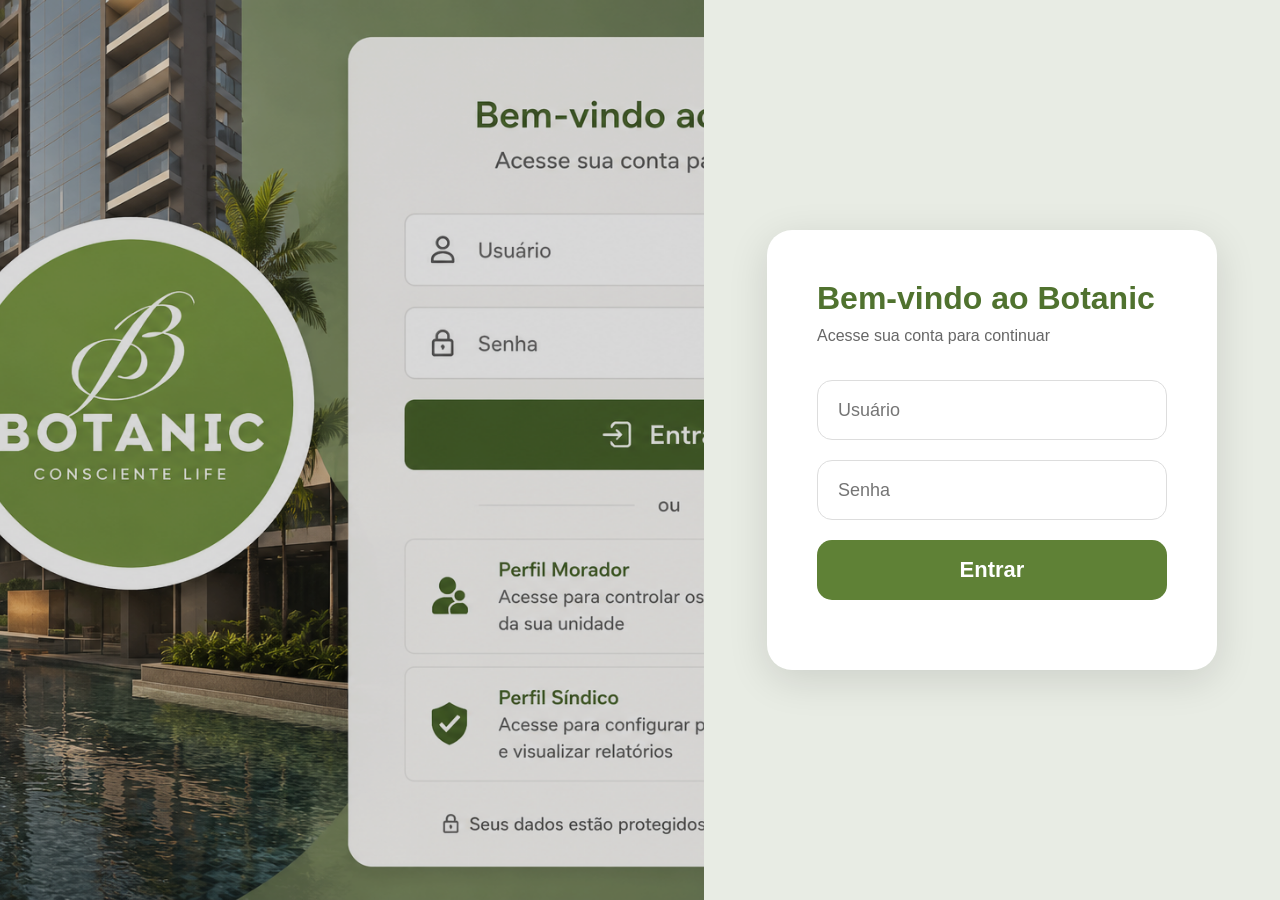
<file: index.html>
<!DOCTYPE html>
<html lang="pt-br">
<head>
  <meta charset="UTF-8">
  <meta name="viewport" content="width=device-width, initial-scale=1.0">
  <title>Botanic - Exaustores</title>

  <link rel="stylesheet" href="style.css">

  <script defer src="script.js"></script>
</head>

<body>

<div class="container">

  <div class="left">

    <div class="overlay"></div>

    <img src="img/bg.jpg" class="bg">

    <div class="logo-box">
      <div class="logo-circle">
        <h1>B</h1>
        <h2>BOTANIC</h2>
        <span>CONSCIENTE LIFE</span>
      </div>
    </div>

  </div>

  <div class="right">

    <div class="login-card">

      <h1>Bem-vindo ao Botanic</h1>

      <p>Acesse sua conta para continuar</p>

      <input
        type="text"
        id="usuario"
        placeholder="Usuário"
      >

      <input
        type="password"
        id="senha"
        placeholder="Senha"
      >

      <button onclick="login()">
        Entrar
      </button>

      <div id="erro"></div>

    </div>

  </div>

</div>

</body>
</html>
</file>
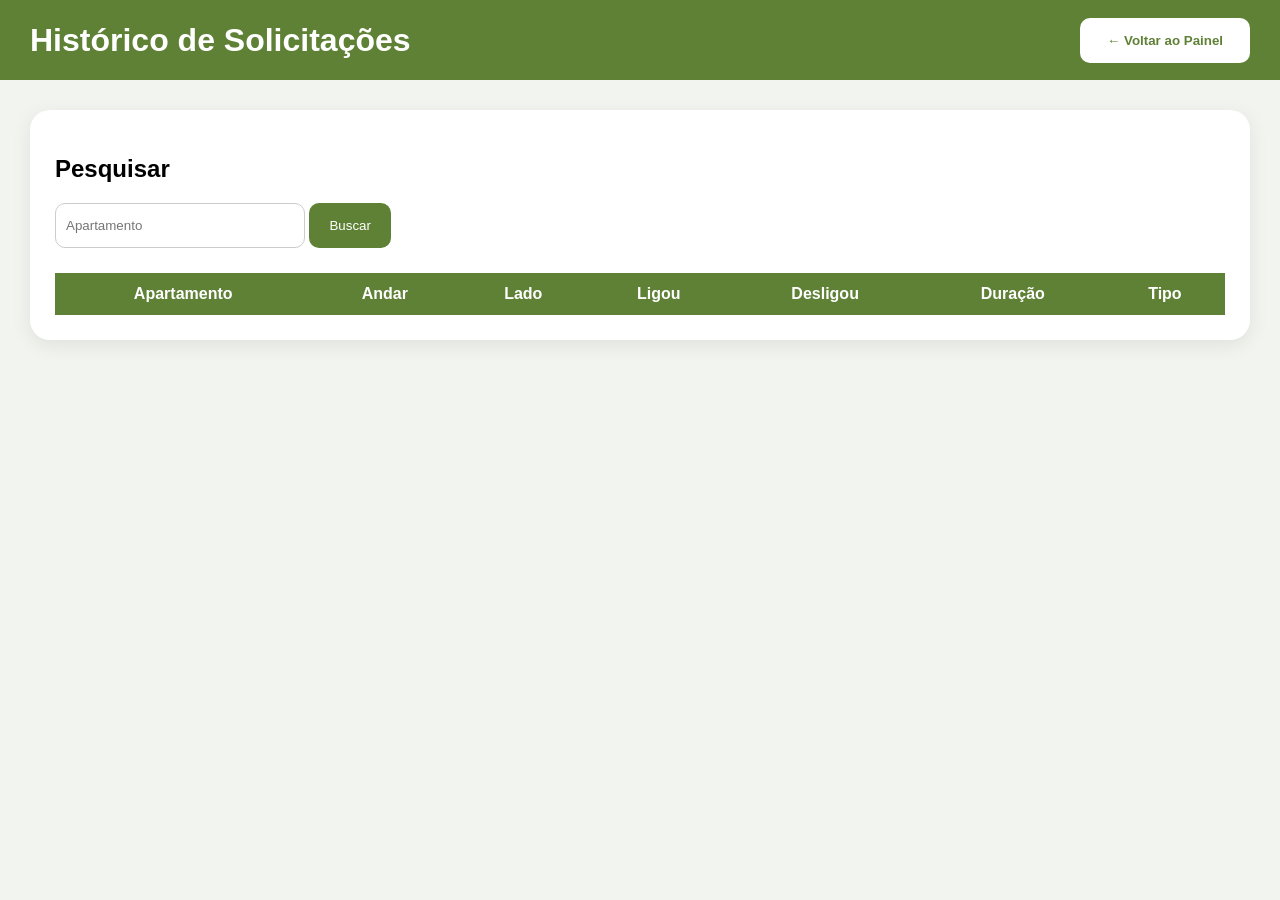
<file: historico.html>
<!DOCTYPE html>
<html lang="pt-br">

<head>

<meta charset="UTF-8">
<meta name="viewport" content="width=device-width, initial-scale=1">

<title>Histórico</title>

<style>

body{
    margin:0;
    font-family:Arial;
    background:#f2f4ef;
}

.topo{

    height:80px;

    background:#5f8136;

    color:white;

    display:flex;
    justify-content:space-between;
    align-items:center;

    padding:0 30px;

    box-sizing:border-box;
}

.topo h1{
    margin:0;
}

.topo button{

    width:170px;
    height:45px;

    border:none;
    border-radius:10px;

    background:white;
    color:#5f8136;

    font-weight:bold;

    cursor:pointer;
}

.container{

    max-width:1300px;

    margin:auto;

    padding:30px;
}

.card{

    background:white;

    border-radius:20px;

    padding:25px;

    box-shadow:0 5px 20px rgba(0,0,0,.08);
}

input{

    width:250px;

    height:45px;

    padding:10px;

    border-radius:10px;

    border:1px solid #ccc;

    box-sizing:border-box;
}

button{

    height:45px;

    padding:0 20px;

    border:none;

    border-radius:10px;

    background:#5f8136;

    color:white;

    cursor:pointer;
}

table{

    width:100%;

    margin-top:25px;

    border-collapse:collapse;
}

th{

    background:#5f8136;

    color:white;

    padding:12px;
}

td{

    padding:10px;

    border-bottom:1px solid #ddd;

    text-align:center;
}

tr:hover{

    background:#f7f7f7;
}

.desligado{
    color:#c0392b;
    font-weight:bold;
}

.manual{
    color:#2980b9;
    font-weight:bold;
}

</style>

</head>

<body>

<div class="topo">

    <h1>Histórico de Solicitações</h1>

    <button onclick="voltar()">
        ← Voltar ao Painel
    </button>

</div>

<div class="container">

<div class="card">

    <h2>Pesquisar</h2>

    <input
        id="apartamento"
        placeholder="Apartamento">

    <button onclick="carregar()">
        Buscar
    </button>

    <table>

        <thead>

        <tr>

            <th>Apartamento</th>

            <th>Andar</th>

            <th>Lado</th>

            <th>Ligou</th>

            <th>Desligou</th>

            <th>Duração</th>

            <th>Tipo</th>

        </tr>

        </thead>

        <tbody id="dados">

        </tbody>

    </table>

</div>

</div>

<script>

const API =
"https://exaustores-production.up.railway.app"

const token =
localStorage.getItem("token")

function voltar(){

    location.href="sindico.html"
}

function formatarData(ts){

    if(!ts)
        return "-"

    return new Date(
        ts*1000
    ).toLocaleString("pt-BR")
}

function formatarTempo(seg){

    let h =
    Math.floor(seg/3600)

    let m =
    Math.floor((seg%3600)/60)

    return h+"h "+m+"min"
}

async function carregar(){

    const apto =
    document.getElementById(
        "apartamento"
    ).value

    const res =
    await fetch(

        `${API}/sindico/historico?apartamento=${apto}`,

        {
            headers:{
                Authorization:
                "Bearer "+token
            }
        }

    )

    const lista =
    await res.json()

    let html=""

    lista.forEach(r=>{

        html+=`

        <tr>

            <td>${r.apartamento}</td>

            <td>${r.andar}</td>

            <td>${r.lado}</td>

            <td>${formatarData(r.inicio)}</td>

            <td>${formatarData(r.fim)}</td>

            <td>${formatarTempo(r.tempo_total)}</td>

            <td class="${
                r.desligamento=="Automático"
                ? "desligado"
                : "manual"
            }">

                ${r.desligamento}

            </td>

        </tr>

        `

    })

    if(html==""){

        html=`
        <tr>

        <td colspan="7">

        Nenhum registro encontrado

        </td>

        </tr>
        `
    }

    document.getElementById(
        "dados"
    ).innerHTML=html

}

carregar()

</script>

</body>
</html>
</file>
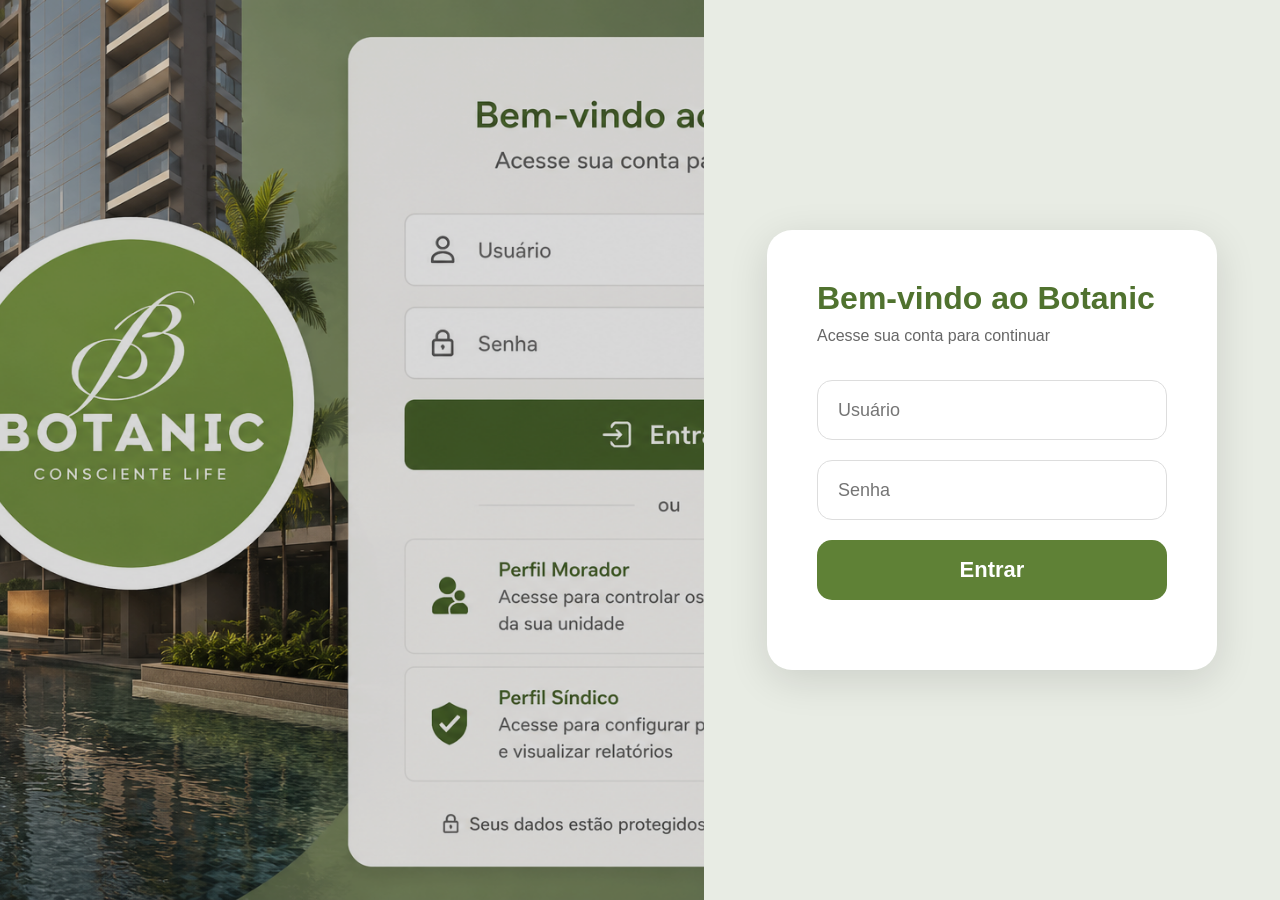
<file: morador.html>
<!DOCTYPE html>
<html lang="pt-br">

<head>

<meta charset="UTF-8">
<meta name="viewport" content="width=device-width, initial-scale=1.0">

<title>Morador</title>

<style>

body{
    margin:0;
    font-family:Arial;
    background:#f2f4ef;
}

.topo{
    width:100%;
    height:80px;
    background:#5f8136;
    color:white;

    display:flex;
    align-items:center;
    justify-content:space-between;

    padding:0 30px;
    box-sizing:border-box;
}

.topo button{
    width:140px;
    height:45px;

    border:none;
    border-radius:10px;

    background:white;
    color:#5f8136;

    font-weight:bold;
    cursor:pointer;
}

.container{
    padding:30px;

    display:flex;
    justify-content:center;
}

.card{

    width:100%;
    max-width:500px;

    background:white;

    border-radius:25px;

    padding:30px;

    box-shadow:0 5px 20px rgba(0,0,0,.08);

    text-align:center;
}

.card h2{
    color:#5f8136;
}

.card img{
    width:140px;
    margin:20px 0;
}

.status{
    font-size:24px;
    font-weight:bold;
    margin-bottom:20px;
}

.ligado{
    color:green;
}

.desligado{
    color:red;
}

.btn{

    width:100%;
    height:55px;

    border:none;
    border-radius:12px;

    background:#5f8136;
    color:white;

    font-size:18px;
    font-weight:bold;

    cursor:pointer;
}

.btn:disabled{
    opacity:0.45;
    cursor:not-allowed;
}

.info{

    margin-top:25px;

    background:#f2f4ef;

    padding:15px;

    border-radius:15px;

    text-align:left;
}

.perfil{

    margin-top:25px;

    padding-top:20px;

    border-top:1px solid #ddd;

    text-align:left;
}

input{

    width:100%;
    height:45px;

    margin-top:8px;
    margin-bottom:15px;

    padding:10px;

    border:1px solid #ccc;
    border-radius:10px;

    box-sizing:border-box;
}
.modal{

    display:none;

    position:fixed;

    top:0;
    left:0;

    width:100%;
    height:100%;

    background:rgba(0,0,0,0.5);

    justify-content:center;
    align-items:center;
}

.modal-box{

    background:white;

    padding:30px;

    border-radius:20px;

    width:350px;

    display:flex;
    flex-direction:column;
    gap:15px;
}

.modal-box input{

    height:45px;

    padding:10px;

    border:1px solid #ccc;

    border-radius:10px;
}

.acoes{

    display:flex;

    gap:10px;
}
</style>

</head>

<body>

<div class="topo">

    <h1>Controle de Exaustor</h1>

    <div>
    
        <button onclick="abrirPerfil()">
            Perfil
        </button>
    
        <button onclick="logout()">
            Sair
        </button>
    
    </div>

</div>

<div class="container">

    <div id="conteudo"></div>

</div>

<script>

const API =
"https://exaustores-production.up.railway.app"

const token =
localStorage.getItem("token")

if(!token){

    window.location.href =
    "index.html"
}

function parseJwt(token){

    try{

        return JSON.parse(
            atob(token.split('.')[1])
        )

    }catch(e){

        localStorage.clear()

        window.location.href =
        "index.html"
    }
}

const payload =
parseJwt(token)

const apartamento = String(payload.sub).trim()
let editando = false
// Apartamento 2502 inicia com Fumar; os demais iniciam com Churrasco.
let tipoUsoSelecionado = apartamento === "2502" ? "fumar" : "churrasco"
let enviandoAcao = false

function selecionarTipoUso(tipo) {
    tipoUsoSelecionado = tipo
}
function pegarLadoApartamento(apto){

    const txt =
        apto.padStart(4,"0")

    return Number(
        txt.substring(2,4)
    )
}

const ladoApartamento =
pegarLadoApartamento(apartamento)

async function abrirPerfil(){

    editando = true

    document.getElementById(
        "modalPerfil"
    ).style.display = "flex"

    try{

        const res =
        await fetch(
            `${API}/perfil`,
            {
                headers:{
                    "Authorization":
                    "Bearer " + token
                }
            }
        )

        const dados =
        await res.json()

        document.getElementById(
            "telefone"
        ).value =
        dados.telefone || ""

    }catch(e){

        console.log(e)
    }
}

function fecharPerfil(){

    editando = false

    document.getElementById(
        "modalPerfil"
    ).style.display = "none"
}
async function salvarPerfil(){

    try{
        const telefone =
        document.getElementById(
            "telefone"
        ).value.trim()
        
        if(telefone){
        
            if(!/^[0-9]{10,15}$/.test(telefone)){
        
                alert(
                    "Telefone inválido.\n\n" +
                    "Use apenas números.\n" +
                    "Exemplo: 5562999525459"
                )
        
                return
            }
        }
        await fetch(
            `${API}/perfil`,
            {

                method:"POST",

                headers:{
                    "Content-Type":
                    "application/json",

                    "Authorization":
                    "Bearer " + token
                },

                body:JSON.stringify({

                    senha:
                    document.getElementById(
                        "novaSenha"
                    ).value,

                    telefone:
                    document.getElementById(
                        "telefone"
                    ).value
                })
            }
        )

        alert(
            "Perfil atualizado"
        )

        fecharPerfil()

    }catch(e){

        console.log(e)
    }
}
async function carregar(){

    try{

        const resStatus =
            await fetch(`${API}/status`)

        const status =
            await resStatus.json()

        const resMe =
            await fetch(
                `${API}/me`,
                {
                    headers:{
                        Authorization:
                        "Bearer " + token
                    }
                }
            )

        const me =
            await resMe.json()

        const ligado =
            status.exaustores[
                ladoApartamento
            ]

        const minhaSolicitacao =
            status.ativos.find(
                a =>
                a.apartamento ==
                apartamento
            )

        const solicitando =
            !!minhaSolicitacao
        const tipoUsoAtivo =
            minhaSolicitacao?.tipo_uso || "churrasco"

        const html = `

        <div class="card">

            <h2>
                Exaustor Prumada
                ${ladoApartamento}
            </h2>

            <img src="${
                ligado
                ? 'img/Exaustor_On.png'
                : 'img/Exaustor_Off.png'
            }">

            <div class="
                status
                ${
                    ligado
                    ? 'ligado'
                    : 'desligado'
                }
            ">
                ${
                    ligado
                    ? 'LIGADO'
                    : 'DESLIGADO'
                }
            </div>

            <div class="info" style="margin-top:10px;">
                <b>Qual será o uso do exaustor?</b>
                ${
                    solicitando
                    ? `<div style="margin-top:14px;font-weight:normal;">
                           ${tipoUsoAtivo === "fumar" ? "⚡ Uso Rápido" : "🍖 Churrasco"} (solicitação ativa)
                       </div>`
                    : `
                        <label style="display:block;margin-top:14px;text-align:left;">
                            <input type="radio" name="tipoUso" value="churrasco"
                                ${tipoUsoSelecionado === "churrasco" ? "checked" : ""}
                                onchange="selecionarTipoUso(this.value)"
                                style="width:auto;height:auto;margin:0 8px 0 0;">
                            🍖 Churrasco
                        </label>
                        <label style="display:block;margin-top:12px;text-align:left;">
                            <input type="radio" name="tipoUso" value="fumar"
                                ${tipoUsoSelecionado === "fumar" ? "checked" : ""}
                                onchange="selecionarTipoUso(this.value)"
                                style="width:auto;height:auto;margin:0 8px 0 0;">
                            ⚡ Uso Rápido
                        </label>
                    `
                }
            </div>

            <button
                class="btn"
                onclick="ligarExaustor()"
                ${solicitando || enviandoAcao ? "disabled" : ""}
                style="margin-top:15px;"
            >
                Ligar exaustor
            </button>

            <button
                class="btn"
                onclick="desligarExaustor()"
                ${!solicitando || enviandoAcao ? "disabled" : ""}
                style="margin-top:10px;background:#b33a3a;"
            >
                Desligar exaustor
            </button>

            <div class="info">

                <b>Apartamento:</b>
                ${apartamento}

                <br><br>

                <b>Prumada:</b>
                ${ladoApartamento}

                <br><br>

                <b>Sua Solicitação:</b>

                ${
                    solicitando
                    ? "ATIVA (" + (tipoUsoAtivo === "fumar" ? "Uso Rápido" : "Churrasco") + ")"
                    : "INATIVA"
                }
            </div>
        </div>
        `

        document.getElementById(
            "conteudo"
        ).innerHTML = html

    }catch(e){

        console.log(e)
    }
}


async function enviarAcao(acao, tipoUso = "churrasco") {
    if (enviandoAcao) return;

    enviandoAcao = true;
    carregar();

    try {
        const resposta = await fetch(`${API}/acao`, {
            method: "POST",
            headers: {
                "Content-Type": "application/json",
                Authorization: "Bearer " + token
            },
            body: JSON.stringify({
                acao: acao,
                tipo_uso: tipoUso
            })
        });

        const dados = await resposta.json();

        if (!resposta.ok || dados.ok === false) {
            throw new Error(dados.detail || "Não foi possível executar a solicitação.");
        }

        if (acao === "ligar") {
            tipoUsoSelecionado = tipoUso;
        }

    } catch (e) {
        alert(e.message || "Erro ao comunicar com o servidor.");
    } finally {
        enviandoAcao = false;
        carregar();
    }
}

function ligarExaustor() {
    enviarAcao("ligar", tipoUsoSelecionado);
}

function desligarExaustor() {
    enviarAcao("desligar");
}

function logout(){

    localStorage.clear()

    window.location.href =
    "index.html"
}

carregar()

setInterval(()=>{

    if(!editando){

        carregar()
    }

},5000)

</script>
<div id="modalPerfil" class="modal">

    <div class="modal-box">

        <h2>Meu Perfil</h2>

        <input
            type="password"
            id="novaSenha"
            placeholder="Nova senha"
        >

        <label>
            WhatsApp
        </label>
        
        <small>
            Formato internacional.
            Exemplo Brasil:
            5562999525459
            (sem +, espaços ou traços)
        </small>
        
        <input
            type="text"
            id="telefone"
            placeholder="5562999525459"
        >

        <div class="acoes">

            <button onclick="salvarPerfil()">
                Salvar
            </button>

            <button onclick="fecharPerfil()">
                Cancelar
            </button>

        </div>

    </div>

</div>
</body>
</html>
</file>
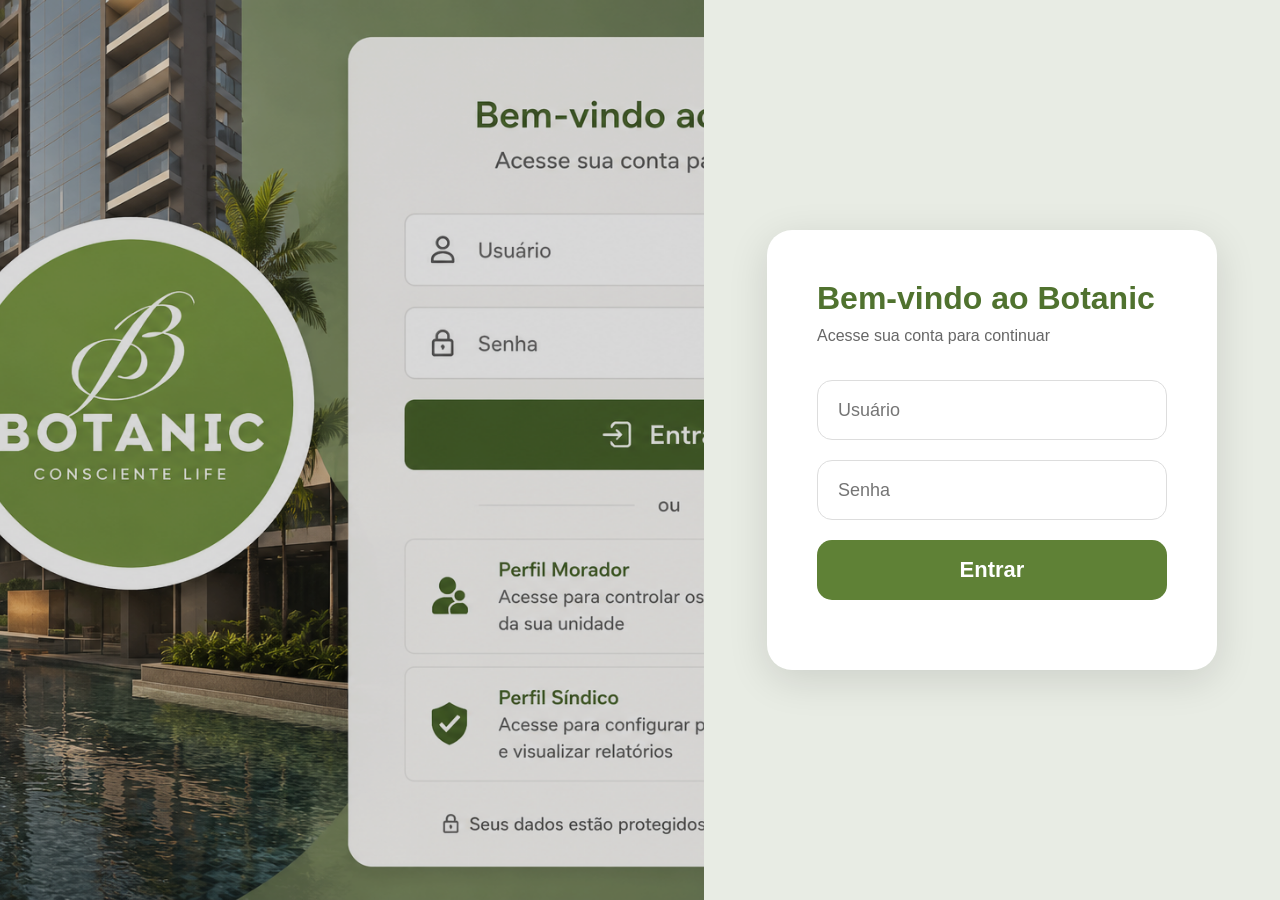
<file: sindico.html>
<!DOCTYPE html>
<html lang="pt-br">
<head>

<meta charset="UTF-8">
<meta name="viewport" content="width=device-width, initial-scale=1.0">

<title>Síndico</title>

<style>

body{
    margin:0;
    font-family:Arial;
    background:#f2f4ef;
}

.topo{

    width:100%;
    height:80px;

    background:#5f8136;
    color:white;

    display:flex;
    align-items:center;
    justify-content:space-between;

    padding:0 30px;
    box-sizing:border-box;
}

.topo h1{
    margin:0;
}

.topo button{

    width:140px;
    height:45px;

    border:none;
    border-radius:10px;

    background:white;
    color:#5f8136;

    font-weight:bold;
    cursor:pointer;
}

.container{

    width:100%;
    padding:30px;
    box-sizing:border-box;
}

.grid{

    width:100%;
    max-width:1200px;

    margin:auto;

    display:grid;

    grid-template-columns:
        repeat(auto-fit,minmax(320px,1fr));

    gap:25px;
}

.card{

    background:white;
    border-radius:25px;

    padding:25px;

    box-shadow:0 5px 20px rgba(0,0,0,0.08);

    text-align:center;
}

.card h2{
    color:#5f8136;
}

.card img{
    width:120px;
    margin:20px 0;
}

.status{

    font-size:22px;
    font-weight:bold;
    margin-bottom:20px;
}

.ligado{
    color:green;
}

.desligado{
    color:red;
}
.hardware-status{

    margin:15px 0;

    display:flex;

    justify-content:center;

    align-items:center;

    gap:8px;

    font-size:15px;

    color:#555;
}

.bola{

    width:14px;

    height:14px;

    border-radius:50%;

    display:inline-block;
}

.bola-verde{

    background:#2ecc71;
}

.bola-cinza{

    background:#bdbdbd;
}
.card button{

    width:100%;
    height:50px;

    border:none;
    border-radius:12px;

    background:#5f8136;
    color:white;

    font-size:18px;
    font-weight:bold;

    cursor:pointer;
}

/* CONFIG */

.config-grid{

    width:100%;
    max-width:1200px;

    margin:30px auto 0 auto;

    display:grid;

    grid-template-columns:
        repeat(auto-fit,minmax(320px,1fr));

    gap:25px;
}

.config-card{

    background:white;

    border-radius:25px;

    padding:25px;

    box-shadow:0 5px 20px rgba(0,0,0,0.08);
}

.config-card h2{
    margin-top:0;
    color:#5f8136;
}

input,
select{

    width:100%;
    height:45px;

    margin-top:10px;
    margin-bottom:15px;

    padding:10px;

    border:1px solid #ccc;
    border-radius:10px;

    box-sizing:border-box;
}

.salvar{

    width:100%;
    height:50px;

    border:none;
    border-radius:12px;

    background:#5f8136;
    color:white;

    font-size:18px;
    font-weight:bold;

    cursor:pointer;
}

.ativos-box,
.usuario-box{

    width:100%;
    max-width:1200px;

    margin:30px auto 0 auto;

    background:white;

    border-radius:25px;

    padding:25px;

    box-sizing:border-box;

    box-shadow:0 5px 20px rgba(0,0,0,0.08);
}

.item-ativo{

    padding:15px;
    border-bottom:1px solid #ddd;
}

.usuario-item{

    padding:10px;
    border-bottom:1px solid #ddd;
}

</style>

</head>

<body>

<div class="topo">

    <h1>Painel do Síndico</h1>

    <div style="display:flex;align-items:center;gap:15px;">
    
        <span id="statusHardware"
              style="
                font-weight:bold;
                background:white;
                color:#333;
                padding:8px 12px;
                border-radius:20px;
              ">
            🔴 Offline
        </span>
    
        <button onclick="window.location='historico.html'">
            📋 Histórico
        </button>
    
        <button onclick="logout()">
            Sair
        </button>
    
    </div>

</div>

<div class="container">

    <!-- EXAUSTORES -->
    <div class="grid" id="cards"></div>

    <!-- CONFIGURAÇÕES -->
    <div class="config-grid">

        <!-- ALERTA -->
        <div class="config-card">

            <h2>
                Tempo de Alerta
            </h2>

            <label>
                Horas
            </label>

            <input
                type="number"
                id="alertaHoras"
            >

            <button
                class="salvar"
                onclick="salvarAlerta()"
            >
                Salvar
            </button>

        </div>

        <!-- MAXIMO -->
        <div class="config-card">

            <h2>
                Tempo Máximo Morador
            </h2>

            <label>
                Horas
            </label>

            <input
                type="number"
                id="maxHoras"
            >

            <button
                class="salvar"
                onclick="salvarMaxHoras()"
            >
                Salvar
            </button>

        </div>

        <!-- TEMPO PARA FUMAR -->
        <div class="config-card">

            <h2>
                Tempo Máximo para Fumar
            </h2>

            <label>
                Minutos
            </label>

            <input
                type="number"
                id="maxMinutosFumar"
                min="1"
                max="1440"
            >

            <button
                class="salvar"
                onclick="salvarMaxMinutosFumar()"
            >
                Salvar
            </button>

        </div>

    </div>

    <!-- APARTAMENTOS -->
    <div class="ativos-box">

        <h2>
            Apartamentos Solicitando
        </h2>

        <div id="ativos"></div>

    </div>

    <!-- CADASTRO -->
    <div class="usuario-box">

        <h2>
            Cadastrar Usuário
        </h2>

        <input
            type="text"
            id="novoUsuario"
            placeholder="Usuário / Apartamento"
        >

        <input
            type="password"
            id="novaSenha"
            placeholder="Senha"
        >
        <input
            type="text"
            id="telefone"
            placeholder="Telefone celular"
        >

        <select id="tipoUsuario">

            <option value="morador">
                Morador
            </option>

            <option value="sindico">
                Síndico
            </option>

        </select>

        <button
            class="salvar"
            onclick="salvarUsuario()"
        >
            Salvar Usuário
        </button>

        <br><br>

        <h2>
            Usuários Cadastrados
        </h2>

        <div id="usuarios"></div>

    </div>

</div>

<script>

const API =
"https://exaustores-production.up.railway.app"

const token = localStorage.getItem("token")

if(!token){

    window.location.href = "index.html"
}

async function carregar(){

    try{

        // STATUS
        const resStatus =
            await fetch(`${API}/status`)

        const status =
            await resStatus.json()
        const hw =
            document.getElementById(
                "statusHardware"
            )
        
        if(status.hardware.online){
        
            hw.innerHTML =
                "🟢 Comunicação Online"
        
        }else{
        
            hw.innerHTML =
                "🔴 Comunicação Offline"
        
        }
        // CONFIG
        const resConfig =
            await fetch(
                `${API}/sindico/config`,
                {
                    headers:{
                        "Authorization":
                        "Bearer " + token
                    }
                }
            )

        const config =
            await resConfig.json()

        // USUARIOS
        const resUsuarios =
            await fetch(
                `${API}/sindico/usuarios`,
                {
                    headers:{
                        "Authorization":
                        "Bearer " + token
                    }
                }
            )

        const usuarios =
            await resUsuarios.json()

        // =========================
        // EXAUSTORES
        // =========================

        const cards =
            document.getElementById("cards")

        cards.innerHTML = ""

        Object.entries(status.exaustores)
        .forEach(([lado, ligado])=>{

            const imagem = ligado
                ? "img/Exaustor_On.png"
                : "img/Exaustor_Off.png"

            const texto = ligado
                ? "LIGADO"
                : "DESLIGADO"
            
            const retorno =
                status.hardware.estado[lado]
            
            const bola =
                retorno
                    ? "bola-verde"
                    : "bola-cinza"
            
            cards.innerHTML += `

            <div class="card">

                <h2>
                    Exaustor Lado ${lado}
                </h2>

                <img src="${imagem}">

                <div class="
                    status
                    ${ligado ? 'ligado':'desligado'}
                ">
                    ${texto}
                </div>
                
                <div class="hardware-status">
                
                    <span class="bola ${bola}"></span>
                
                    Retorno Sinal
                
                </div>
                
                <div style="
                    display:flex;
                    flex-direction:column;
                    gap:10px;
                ">
                
                    <button onclick="
                        ligarManual('${lado}')
                    ">
                        Ligar Manual
                    </button>
                
                    <button onclick="
                        desligarManual('${lado}')
                    ">
                        Desligar Manual
                    </button>
                
                    <button
                        style="
                            background:#c0392b;
                        "
                        onclick="
                            cancelarPedidos('${lado}')
                        "
                    >
                        Cancelar Pedidos
                    </button>
                
                </div>

            </div>
            `
        })

        // =========================
        // CONFIG
        // =========================

        if(
            document.activeElement.id !==
            "alertaHoras"
        ){
            document.getElementById(
                "alertaHoras"
            ).value =
            config.alerta_horas
        }

        if(
            document.activeElement.id !==
            "maxHoras"
        ){
            document.getElementById(
                "maxHoras"
            ).value =
            config.max_horas_morador
        }

        if(
            document.activeElement.id !==
            "maxMinutosFumar"
        ){
            document.getElementById(
                "maxMinutosFumar"
            ).value =
            config.max_minutos_fumar || 10
        }

        // =========================
        // APARTAMENTOS
        // =========================

        let htmlAtivos = ""

        status.ativos.forEach(a=>{

            const minutos =
                Math.floor(
                    a.tempo_segundos / 60
                )

            htmlAtivos += `

            <div class="item-ativo">

                <b>Apartamento:</b>
                ${a.apartamento}

                <br>

                <b>Lado:</b>
                ${a.lado}

                <br>

                <b>Tempo:</b>
                ${minutos} min

            </div>
            `
        })

        if(htmlAtivos === ""){

            htmlAtivos = `
                <p>
                    Nenhum apartamento solicitando
                </p>
            `
        }

        document.getElementById(
            "ativos"
        ).innerHTML = htmlAtivos

        // =========================
        // USUÁRIOS
        // =========================

        let htmlUsuarios = ""

        usuarios.forEach(u=>{

            htmlUsuarios += `
            
            <div class="usuario-item">
            
                <b>${u.usuario}</b>
                - ${u.tipo}
            
                <br>
            
                📱 ${u.telefone || "-"}
            
                <br><br>
            
                <button onclick="
                    editarUsuario(
                        '${u.usuario}',
                        '${u.tipo}',
                        '${u.telefone || ""}'
                    )
                ">
                    Editar
                </button>
            
                <button onclick="
                    excluirUsuario(
                        '${u.usuario}'
                    )
                ">
                    Excluir
                </button>
            
            </div>
            `
        })

        document.getElementById(
            "usuarios"
        ).innerHTML = htmlUsuarios

    }catch(e){

        console.log(e)

    }
}

async function ligarManual(lado){

    try{

        await fetch(
            `${API}/sindico/ligar-manual/${lado}`,
            {
                method:"POST",

                headers:{
                    "Authorization":
                    "Bearer " + token
                }
            }
        )

        carregar()

    }catch(e){

        console.log(e)
    }
}

async function desligarManual(lado){

    try{

        await fetch(
            `${API}/sindico/desligar-manual/${lado}`,
            {
                method:"POST",

                headers:{
                    "Authorization":
                    "Bearer " + token
                }
            }
        )

        carregar()

    }catch(e){

        console.log(e)
    }
}

async function cancelarPedidos(lado){

    if(
        !confirm(
            "Cancelar todos os pedidos deste lado?"
        )
    ){
        return
    }

    try{

        await fetch(
            `${API}/sindico/cancelar-pedidos/${lado}`,
            {
                method:"POST",

                headers:{
                    "Authorization":
                    "Bearer " + token
                }
            }
        )

        carregar()

    }catch(e){

        console.log(e)
    }
}
async function salvarAlerta(){

    const horas =
        document.getElementById(
            "alertaHoras"
        ).value

    try{

        await fetch(
            `${API}/sindico/config/alerta`,
            {
                method:"POST",

                headers:{
                    "Content-Type":"application/json",
                    "Authorization":
                    "Bearer " + token
                },

                body:JSON.stringify({
                    horas:Number(horas)
                })
            }
        )

        alert(
            "Tempo de alerta atualizado!"
        )

        carregar()

    }catch(e){

        console.log(e)
    }
}

async function salvarMaxHoras(){

    const horas =
        document.getElementById(
            "maxHoras"
        ).value

    try{

        await fetch(
            `${API}/sindico/config/max-horas`,
            {
                method:"POST",

                headers:{
                    "Content-Type":"application/json",
                    "Authorization":
                    "Bearer " + token
                },

                body:JSON.stringify({
                    horas:Number(horas)
                })
            }
        )

        alert(
            "Tempo máximo atualizado!"
        )

        carregar()

    }catch(e){

        console.log(e)
    }
}

async function salvarMaxMinutosFumar(){

    const minutos = Number(
        document.getElementById(
            "maxMinutosFumar"
        ).value
    )

    if(!Number.isInteger(minutos) || minutos < 1 || minutos > 1440){
        alert("Informe um tempo entre 1 e 1440 minutos.")
        return
    }

    try{
        const res = await fetch(
            `${API}/sindico/config/max-minutos-fumar`,
            {
                method:"POST",
                headers:{
                    "Content-Type":"application/json",
                    "Authorization":"Bearer " + token
                },
                body:JSON.stringify({minutos})
            }
        )

        if(!res.ok){
            const erro = await res.json()
            throw new Error(erro.detail || "Não foi possível salvar")
        }

        alert("Tempo máximo para fumar atualizado!")
        carregar()

    }catch(e){
        alert(e.message || "Erro ao salvar o tempo para fumar")
    }
}

async function salvarUsuario(){

    const usuario =
        document.getElementById(
            "novoUsuario"
        ).value

    const senha =
        document.getElementById(
            "novaSenha"
        ).value

    const tipo =
        document.getElementById(
            "tipoUsuario"
        ).value

    const telefone =
        document.getElementById(
            "telefone"
        ).value

    try{

        await fetch(
            `${API}/sindico/usuario`,
            {
                method:"POST",

                headers:{
                    "Content-Type":"application/json",
                    "Authorization":
                    "Bearer " + token
                },

                body:JSON.stringify({
                    usuario,
                    senha,
                    tipo,
                    telefone
                })
            }
        )

        alert("Usuário salvo!")

        document.getElementById(
            "novoUsuario"
        ).value = ""

        document.getElementById(
            "novaSenha"
        ).value = ""

        document.getElementById(
            "telefone"
        ).value = ""

        carregar()

    }catch(e){

        console.log(e)
    }
}

    function editarUsuario(
    usuario,
    tipo,
    telefone
){

    document.getElementById(
        "novoUsuario"
    ).value = usuario

    document.getElementById(
        "tipoUsuario"
    ).value = tipo

    document.getElementById(
        "telefone"
    ).value = telefone
}

async function excluirUsuario(usuario){

    if(
        !confirm(
            "Excluir usuário?"
        )
    ){
        return
    }

    try{

        await fetch(
            `${API}/sindico/usuario/${usuario}`,
            {
                method:"DELETE",

                headers:{
                    "Authorization":
                    "Bearer " + token
                }
            }
        )

        carregar()

    }catch(e){

        console.log(e)
    }
}
function logout(){

    localStorage.clear()

    window.location.href = "index.html"
}

carregar()

setInterval(()=>{

    const alerta =
        document.activeElement.id ===
        "alertaHoras"

    const maximo =
        document.activeElement.id ===
        "maxHoras"

    const usuario =
        document.activeElement.id ===
        "novoUsuario"

    if(alerta || maximo || usuario){
        return
    }

    carregar()

},5000)

</script>

</body>
</html>
</file>
<file: style.css>
*{
    margin:0;
    padding:0;
    box-sizing:border-box;
    font-family:Arial;
}

body{
    width:100vw;
    height:100vh;
    overflow:hidden;
    background:#e8ece4;
}

.container{
    width:100%;
    height:100%;
    display:flex;
}

.left{
    width:55%;
    height:100%;
    position:relative;
    overflow:hidden;
}

.bg{
    width:100%;
    height:100%;
    object-fit:cover;
}

.overlay{
    position:absolute;
    width:100%;
    height:100%;
    background:rgba(0,0,0,0.15);
    z-index:1;
}

.logo-box{
    position:absolute;
    width:100%;
    height:100%;
    display:flex;
    justify-content:center;
    align-items:center;
    z-index:2;
}

.logo-circle{
    width:320px;
    height:320px;
    border-radius:50%;
    background:#8bb04f;
    border:12px solid white;

    display:flex;
    flex-direction:column;
    justify-content:center;
    align-items:center;

    color:white;

    box-shadow:0 10px 30px rgba(0,0,0,0.3);
}

.logo-circle h1{
    font-size:90px;
    font-weight:normal;
    margin-bottom:10px;
}

.logo-circle h2{
    font-size:42px;
    letter-spacing:2px;
}

.logo-circle span{
    margin-top:10px;
    font-size:18px;
}

.right{
    width:45%;
    height:100%;
    display:flex;
    justify-content:center;
    align-items:center;
}

.login-card{
    width:450px;
    background:white;
    padding:50px;
    border-radius:25px;

    box-shadow:0 10px 40px rgba(0,0,0,0.12);
}

.login-card h1{
    color:#50722f;
    margin-bottom:10px;
}

.login-card p{
    color:#666;
    margin-bottom:35px;
}

.login-card input{
    width:100%;
    height:60px;

    margin-bottom:20px;

    border:1px solid #ddd;
    border-radius:15px;

    padding-left:20px;

    font-size:18px;
}

.login-card button{
    width:100%;
    height:60px;

    border:none;
    border-radius:15px;

    background:#5f8136;
    color:white;

    font-size:22px;
    font-weight:bold;

    cursor:pointer;

    transition:0.2s;
}

.login-card button:hover{
    transform:scale(1.02);
}

#erro{
    margin-top:20px;
    color:red;
    text-align:center;
}

@media(max-width:900px){

    .left{
        display:none;
    }

    .right{
        width:100%;
    }

    .login-card{
        width:90%;
    }

}
</file>
